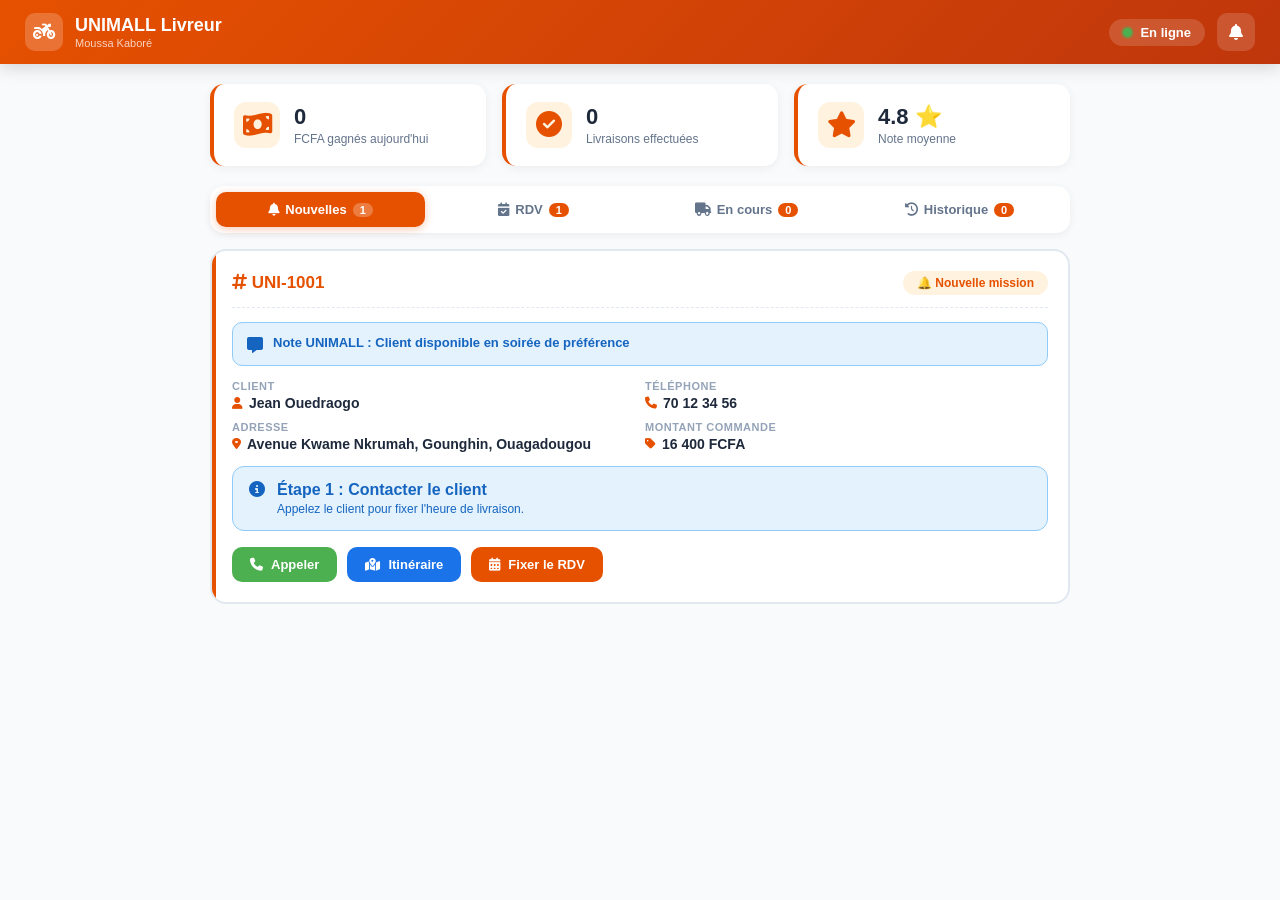
<file: Livreur.html>
<!DOCTYPE html>
<html lang="fr">
<head>
    <meta charset="UTF-8">
    <meta name="viewport" content="width=device-width, initial-scale=1.0">
    <title>UNIMALL Livreur — Interface livraison</title>
    <link rel="stylesheet" href="https://cdnjs.cloudflare.com/ajax/libs/font-awesome/6.4.0/css/all.min.css">
    <style>
        /* ============ STYLES COMPLETS (identiques) ============ */
        :root {
            --primary: #E65100;
            --primary-dark: #BF360C;
            --primary-light: #FF8A65;
            --secondary: #2E7D32;
            --success: #388E3C;
            --success-soft: #E8F5E9;
            --warning: #F57C00;
            --warning-soft: #FFF3E0;
            --danger: #D32F2F;
            --danger-soft: #FFEBEE;
            --info: #1565C0;
            --info-soft: #E3F2FD;
            --dark: #1E293B;
            --ink-2: #334155;
            --ink-3: #64748B;
            --ink-4: #94A3B8;
            --surface: #F8FAFC;
            --line: #E2E8F0;
            --white: #FFFFFF;
        }

        * { margin: 0; padding: 0; box-sizing: border-box; }

        body {
            font-family: 'Segoe UI', Arial, sans-serif;
            background: var(--surface);
            color: var(--dark);
            min-height: 100vh;
        }

        /* ============ EN-TÊTE ============ */
        .header {
            background: linear-gradient(135deg, var(--primary), var(--primary-dark));
            color: white;
            padding: 0 25px;
            height: 64px;
            position: sticky;
            top: 0;
            z-index: 100;
            box-shadow: 0 4px 16px rgba(0,0,0,0.15);
            display: flex;
            align-items: center;
            justify-content: space-between;
        }

        .logo { display: flex; align-items: center; gap: 12px; }
        .logo-icon {
            width: 38px; height: 38px;
            background: rgba(255,255,255,0.2);
            border-radius: 10px;
            display: flex; align-items: center; justify-content: center;
            font-size: 18px;
        }
        .logo h1 { font-size: 18px; font-weight: 800; }
        .logo span { font-size: 11px; opacity: 0.75; display: block; margin-top: 1px; }

        .header-right { display: flex; align-items: center; gap: 12px; }

        .livreur-name-header {
            font-weight: 700;
            font-size: 14px;
        }

        .status-toggle {
            display: flex; align-items: center; gap: 8px;
            background: rgba(255,255,255,0.15);
            padding: 6px 14px; border-radius: 30px;
            cursor: pointer; border: none; color: white;
            font-size: 13px; font-weight: 600;
            transition: background 0.2s;
        }
        .status-toggle:hover { background: rgba(255,255,255,0.25); }

        .status-dot {
            width: 9px; height: 9px; border-radius: 50%;
            background: #4CAF50;
            box-shadow: 0 0 0 2px rgba(76,175,80,0.4);
            animation: pulse 2s infinite;
        }
        .status-dot.offline { background: #9e9e9e; animation: none; box-shadow: none; }

        @keyframes pulse {
            0% { box-shadow: 0 0 0 0 rgba(76,175,80,0.7); }
            70% { box-shadow: 0 0 0 8px rgba(76,175,80,0); }
            100% { box-shadow: 0 0 0 0 rgba(76,175,80,0); }
        }

        .notif-btn {
            position: relative; cursor: pointer;
            background: rgba(255,255,255,0.15);
            width: 38px; height: 38px; border-radius: 10px;
            border: none; color: white; font-size: 16px;
            display: flex; align-items: center; justify-content: center;
        }
        .notif-btn:hover { background: rgba(255,255,255,0.25); }

        .notif-badge {
            position: absolute; top: -5px; right: -5px;
            background: var(--danger); color: white;
            font-size: 10px; font-weight: 700;
            width: 18px; height: 18px; border-radius: 50%;
            display: flex; align-items: center; justify-content: center;
        }
        .notif-badge.hidden { display: none; }

        /* ============ KPI STATS ============ */
        .stats-grid {
            display: grid;
            grid-template-columns: repeat(3, 1fr);
            gap: 16px;
            max-width: 900px;
            margin: 20px auto;
            padding: 0 20px;
        }

        .stat-card {
            background: var(--white);
            padding: 18px 20px;
            border-radius: 14px;
            box-shadow: 0 2px 10px rgba(0,0,0,0.06);
            display: flex; align-items: center; gap: 14px;
            border-left: 4px solid var(--primary);
        }

        .stat-icon {
            font-size: 26px; color: var(--primary);
            background: #FFF3E0; width: 46px; height: 46px;
            border-radius: 12px; display: flex; align-items: center; justify-content: center;
        }

        .stat-info h3 { font-size: 22px; font-weight: 800; color: var(--dark); }
        .stat-info p { color: var(--ink-3); font-size: 12px; margin-top: 2px; }

        /* ============ TABS ============ */
        .tabs-container {
            max-width: 900px; margin: 0 auto 0;
            padding: 0 20px;
        }

        .tabs {
            display: flex; gap: 4px;
            background: var(--white);
            padding: 6px; border-radius: 14px;
            box-shadow: 0 2px 8px rgba(0,0,0,0.06);
        }

        .tab-btn {
            flex: 1; padding: 10px 8px;
            border: none; background: transparent;
            border-radius: 10px; cursor: pointer;
            font-size: 13px; font-weight: 600;
            color: var(--ink-3); transition: all 0.2s;
            display: flex; align-items: center; justify-content: center; gap: 6px;
        }

        .tab-btn.active {
            background: var(--primary);
            color: white;
            box-shadow: 0 2px 8px rgba(230,81,0,0.3);
        }

        .tab-count {
            background: rgba(255,255,255,0.25); color: white;
            font-size: 11px; font-weight: 700;
            padding: 1px 6px; border-radius: 10px;
            min-width: 20px; text-align: center;
        }

        .tab-btn:not(.active) .tab-count {
            background: var(--primary);
            color: white;
        }

        /* ============ CONTENU PRINCIPAL ============ */
        .main-container {
            max-width: 900px; margin: 16px auto;
            padding: 0 20px 80px;
        }

        .tab-content { display: none; }
        .tab-content.active { display: block; animation: fadeIn 0.3s ease; }

        @keyframes fadeIn { from { opacity: 0; transform: translateY(8px); } to { opacity: 1; transform: translateY(0); } }

        /* ============ CARTES COMMANDES ============ */
        .order-card {
            background: var(--white);
            border: 2px solid var(--line);
            border-radius: 16px; padding: 20px;
            margin-bottom: 16px;
            transition: all 0.25s;
            position: relative; overflow: hidden;
        }

        .order-card::before {
            content: '';
            position: absolute; left: 0; top: 0; bottom: 0;
            width: 4px;
            background: var(--primary);
        }

        .order-card.rdv::before { background: var(--info); }
        .order-card.in-progress::before { background: var(--warning); }
        .order-card.completed::before { background: var(--success); }

        .order-card:hover { border-color: var(--primary); box-shadow: 0 8px 24px rgba(0,0,0,0.1); }

        .order-header {
            display: flex; justify-content: space-between;
            align-items: center; margin-bottom: 14px;
            padding-bottom: 12px; border-bottom: 1px dashed var(--line);
        }

        .order-id { font-size: 17px; font-weight: 800; color: var(--primary); }

        .status-badge {
            padding: 5px 14px; border-radius: 30px;
            font-size: 12px; font-weight: 700;
        }
        .badge-new { background: #FFF3E0; color: var(--primary); }
        .badge-rdv { background: var(--info-soft); color: var(--info); }
        .badge-progress { background: var(--warning-soft); color: var(--warning); }
        .badge-completed { background: var(--success-soft); color: var(--success); }

        .info-grid {
            display: grid; grid-template-columns: 1fr 1fr;
            gap: 10px; margin-bottom: 14px;
        }

        .info-item {}
        .info-label { font-size: 11px; font-weight: 700; color: var(--ink-4); text-transform: uppercase; letter-spacing: 0.5px; margin-bottom: 3px; }
        .info-value { font-size: 14px; font-weight: 600; color: var(--dark); display: flex; align-items: center; gap: 6px; }
        .info-value i { color: var(--primary); font-size: 12px; }

        .products-list {
            background: var(--surface); border-radius: 10px;
            padding: 12px 14px; margin-bottom: 14px;
            font-size: 13px; color: var(--ink-2);
        }
        .products-list-title { font-weight: 700; font-size: 12px; color: var(--ink-4); text-transform: uppercase; margin-bottom: 8px; }
        .product-item { display: flex; justify-content: space-between; padding: 3px 0; border-bottom: 1px solid var(--line); }
        .product-item:last-child { border-bottom: none; }
        .product-total { display: flex; justify-content: space-between; margin-top: 8px; font-weight: 700; font-size: 14px; color: var(--dark); padding-top: 6px; border-top: 2px solid var(--line); }

        /* ============ TIMELINE ÉTAPES ============ */
        .timeline {
            display: flex; gap: 0;
            margin-bottom: 16px;
            overflow-x: auto;
        }

        .timeline-step {
            flex: 1; text-align: center;
            position: relative; min-width: 80px;
        }

        .timeline-step::after {
            content: '';
            position: absolute; top: 13px; left: 50%;
            width: 100%; height: 2px;
            background: var(--line); z-index: 0;
        }

        .timeline-step:last-child::after { display: none; }

        .step-circle {
            width: 28px; height: 28px; border-radius: 50%;
            background: var(--line); color: var(--ink-4);
            display: flex; align-items: center; justify-content: center;
            font-size: 12px; font-weight: 700;
            margin: 0 auto 6px; position: relative; z-index: 1;
            border: 2px solid var(--line);
        }

        .step-circle.done { background: var(--success); color: white; border-color: var(--success); }
        .step-circle.current { background: var(--primary); color: white; border-color: var(--primary); animation: pulseBorder 1.5s infinite; }

        @keyframes pulseBorder {
            0% { box-shadow: 0 0 0 0 rgba(230,81,0,0.4); }
            70% { box-shadow: 0 0 0 6px rgba(230,81,0,0); }
            100% { box-shadow: 0 0 0 0 rgba(230,81,0,0); }
        }

        .step-label { font-size: 10px; color: var(--ink-4); font-weight: 600; line-height: 1.2; }
        .step-label.done { color: var(--success); }
        .step-label.current { color: var(--primary); font-weight: 700; }

        /* ============ BOUTONS ============ */
        .action-btns {
            display: flex; gap: 10px; flex-wrap: wrap;
        }

        .btn {
            padding: 10px 18px; border: none; border-radius: 10px;
            font-size: 13px; font-weight: 700; cursor: pointer;
            display: flex; align-items: center; gap: 8px;
            transition: all 0.2s; text-decoration: none;
        }

        .btn-primary { background: var(--primary); color: white; }
        .btn-primary:hover { background: var(--primary-dark); transform: translateY(-1px); box-shadow: 0 4px 12px rgba(230,81,0,0.3); }

        .btn-success { background: var(--success); color: white; }
        .btn-success:hover { background: #2E7D32; transform: translateY(-1px); }

        .btn-info { background: var(--info); color: white; }
        .btn-info:hover { background: #0D47A1; }

        .btn-outline {
            background: transparent; color: var(--ink-2);
            border: 2px solid var(--line);
        }
        .btn-outline:hover { border-color: var(--primary); color: var(--primary); }

        .btn-maps { background: #1A73E8; color: white; }
        .btn-maps:hover { background: #1557B0; }

        .btn-call { background: #4CAF50; color: white; }
        .btn-call:hover { background: #388E3C; }

        .btn-danger { background: var(--danger); color: white; }
        .btn-warning { background: var(--warning); color: white; }

        /* ============ INSTRUCTIONS ADMIN ============ */
        .admin-instruction {
            background: var(--info-soft); border: 1px solid #90CAF9;
            border-radius: 10px; padding: 12px 14px; margin-bottom: 14px;
            display: flex; gap: 10px; align-items: flex-start;
        }
        .admin-instruction i { color: var(--info); margin-top: 2px; flex-shrink: 0; }
        .admin-instruction p { font-size: 13px; color: var(--info); font-weight: 600; }

        /* ============ EMPTY STATE ============ */
        .empty-state {
            text-align: center; padding: 50px 20px;
            color: var(--ink-4);
        }
        .empty-state i { font-size: 48px; margin-bottom: 14px; display: block; opacity: 0.4; }
        .empty-state h3 { font-size: 16px; color: var(--ink-3); margin-bottom: 6px; }
        .empty-state p { font-size: 13px; }

        /* ============ MODALS ============ */
        .modal-overlay {
            position: fixed; inset: 0;
            background: rgba(0,0,0,0.5); backdrop-filter: blur(3px);
            z-index: 1000; display: none; align-items: center; justify-content: center;
            padding: 20px;
        }
        .modal-overlay.active { display: flex; }

        .modal-box {
            background: white; border-radius: 20px;
            padding: 28px; max-width: 480px; width: 100%;
            box-shadow: 0 20px 60px rgba(0,0,0,0.2);
            animation: modalIn 0.3s ease;
        }

        @keyframes modalIn { from { opacity: 0; transform: scale(0.9); } to { opacity: 1; transform: scale(1); } }

        .modal-title {
            font-size: 18px; font-weight: 800; color: var(--dark);
            display: flex; align-items: center; gap: 10px; margin-bottom: 20px;
        }
        .modal-title i { color: var(--primary); }

        .form-group { margin-bottom: 16px; }
        .form-group label { display: block; font-size: 13px; font-weight: 700; color: var(--ink-2); margin-bottom: 6px; }
        .form-group input, .form-group select, .form-group textarea {
            width: 100%; padding: 10px 14px;
            border: 2px solid var(--line); border-radius: 10px;
            font-size: 14px; font-family: inherit;
            transition: border-color 0.2s;
        }
        .form-group input:focus, .form-group select:focus, .form-group textarea:focus {
            outline: none; border-color: var(--primary);
        }

        .modal-footer {
            display: flex; gap: 10px; justify-content: flex-end; margin-top: 20px;
        }

        /* ============ ALERT BOX ============ */
        .alert-box {
            border-radius: 12px; padding: 14px 16px;
            display: flex; gap: 12px; align-items: flex-start;
            margin-bottom: 16px;
        }
        .alert-box.success { background: var(--success-soft); border: 1px solid #A5D6A7; color: var(--success); }
        .alert-box.warning { background: var(--warning-soft); border: 1px solid #FFB74D; color: var(--warning); }
        .alert-box.danger { background: var(--danger-soft); border: 1px solid #EF9A9A; color: var(--danger); }
        .alert-box.info { background: var(--info-soft); border: 1px solid #90CAF9; color: var(--info); }

        /* ============ NOTIFICATIONS PANEL ============ */
        .notif-panel {
            position: fixed; top: 64px; right: 16px;
            width: 340px; background: white;
            border-radius: 16px; box-shadow: 0 8px 32px rgba(0,0,0,0.15);
            z-index: 200; display: none; overflow: hidden;
            border: 1px solid var(--line);
        }
        .notif-panel.show { display: block; animation: slideDown 0.2s ease; }
        @keyframes slideDown { from { opacity: 0; transform: translateY(-10px); } to { opacity: 1; transform: translateY(0); } }

        .notif-panel-header {
            background: linear-gradient(135deg, var(--primary), var(--primary-dark));
            color: white; padding: 14px 18px;
            display: flex; justify-content: space-between; align-items: center;
        }
        .notif-panel-header h3 { font-size: 15px; font-weight: 700; }

        .notif-item {
            padding: 14px 18px; border-bottom: 1px solid var(--surface);
            cursor: pointer; transition: background 0.15s;
        }
        .notif-item:hover { background: var(--surface); }
        .notif-item.unread { background: #FFF8F5; border-left: 3px solid var(--primary); }
        .notif-item .notif-msg { font-size: 13px; font-weight: 600; color: var(--dark); margin-bottom: 4px; }
        .notif-item .notif-time { font-size: 11px; color: var(--ink-4); }

        /* ============ TOAST NOTIFICATIONS ============ */
        .toast-wrap {
            position: fixed; bottom: 24px; left: 50%;
            transform: translateX(-50%); z-index: 2000;
            display: flex; flex-direction: column; align-items: center; gap: 8px;
        }

        .toast {
            padding: 12px 24px; border-radius: 12px;
            color: white; font-size: 14px; font-weight: 600;
            box-shadow: 0 4px 16px rgba(0,0,0,0.2);
            animation: toastIn 0.3s ease;
            display: flex; align-items: center; gap: 10px;
            max-width: 360px;
        }

        .toast.success { background: var(--success); }
        .toast.error { background: var(--danger); }
        .toast.info { background: var(--info); }
        .toast.warning { background: var(--warning); }

        @keyframes toastIn { from { opacity: 0; transform: translateY(20px); } to { opacity: 1; transform: translateY(0); } }

        /* ============ BADGE FRAIS ============ */
        .frais-badge {
            background: linear-gradient(135deg, var(--success), #2E7D32);
            color: white; border-radius: 10px; padding: 12px 16px;
            display: flex; align-items: center; gap: 12px; margin-bottom: 14px;
        }
        .frais-badge i { font-size: 24px; }
        .frais-badge div { flex: 1; }
        .frais-badge strong { font-size: 20px; display: block; }
        .frais-badge span { font-size: 12px; opacity: 0.85; }

        /* ============ RESPONSIVE ============ */
        @media (max-width: 600px) {
            .stats-grid { grid-template-columns: 1fr; }
            .info-grid { grid-template-columns: 1fr; }
            .tab-btn span { display: none; }
            .action-btns { flex-direction: column; }
            .btn { justify-content: center; }
        }
    </style>
</head>
<body>

<!-- EN-TÊTE -->
<header class="header">
    <div class="logo">
        <div class="logo-icon"><i class="fas fa-motorcycle"></i></div>
        <div>
            <h1>UNIMALL Livreur</h1>
            <span id="livreurNameHeader">Ali Kaboré</span>
        </div>
    </div>
    <div class="header-right">
        <button class="status-toggle" onclick="toggleStatus()" id="statusToggle">
            <div class="status-dot" id="statusDot"></div>
            <span id="statusText">En ligne</span>
        </button>
        <button class="notif-btn" onclick="toggleNotifPanel()">
            <i class="fas fa-bell"></i>
            <span class="notif-badge hidden" id="notifCount">0</span>
        </button>
    </div>
</header>

<!-- STATISTIQUES -->
<div class="stats-grid">
    <div class="stat-card">
        <div class="stat-icon"><i class="fas fa-money-bill-wave"></i></div>
        <div class="stat-info">
            <h3 id="todayEarnings">0</h3>
            <p>FCFA gagnés aujourd'hui</p>
        </div>
    </div>
    <div class="stat-card">
        <div class="stat-icon"><i class="fas fa-check-circle"></i></div>
        <div class="stat-info">
            <h3 id="todayDeliveries">0</h3>
            <p>Livraisons effectuées</p>
        </div>
    </div>
    <div class="stat-card">
        <div class="stat-icon"><i class="fas fa-star"></i></div>
        <div class="stat-info">
            <h3 id="rating">4.8 ⭐</h3>
            <p>Note moyenne</p>
        </div>
    </div>
</div>

<!-- ONGLETS -->
<div class="tabs-container">
    <div class="tabs">
        <button class="tab-btn active" onclick="switchTab('nouvelles')">
            <i class="fas fa-bell"></i>
            <span>Nouvelles</span>
            <span class="tab-count" id="tab-count-nouvelles">0</span>
        </button>
        <button class="tab-btn" onclick="switchTab('rdv')">
            <i class="fas fa-calendar-check"></i>
            <span>RDV</span>
            <span class="tab-count" id="tab-count-rdv">0</span>
        </button>
        <button class="tab-btn" onclick="switchTab('encours')">
            <i class="fas fa-truck"></i>
            <span>En cours</span>
            <span class="tab-count" id="tab-count-encours">0</span>
        </button>
        <button class="tab-btn" onclick="switchTab('historique')">
            <i class="fas fa-history"></i>
            <span>Historique</span>
            <span class="tab-count" id="tab-count-historique">0</span>
        </button>
    </div>
</div>

<!-- CONTENU PRINCIPAL -->
<div class="main-container">

    <!-- Nouvelles missions -->
    <div class="tab-content active" id="tab-nouvelles">
        <div id="nouvellesOrdersList"></div>
    </div>

    <!-- RDV confirmés -->
    <div class="tab-content" id="tab-rdv">
        <div id="rdvOrdersList"></div>
    </div>

    <!-- En cours -->
    <div class="tab-content" id="tab-encours">
        <div id="encoursOrdersList"></div>
    </div>

    <!-- Historique -->
    <div class="tab-content" id="tab-historique">
        <div id="historiqueList"></div>
    </div>

</div>

<!-- PANEL NOTIFICATIONS -->
<div class="notif-panel" id="notifPanel">
    <div class="notif-panel-header">
        <h3><i class="fas fa-bell"></i> Notifications</h3>
        <button onclick="marquerToutLu()" style="background:rgba(255,255,255,0.2);border:none;color:white;padding:4px 10px;border-radius:8px;cursor:pointer;font-size:12px;">Tout lu</button>
    </div>
    <div id="notifsList" style="max-height:400px;overflow-y:auto;"></div>
</div>

<!-- MODAL RDV -->
<div class="modal-overlay" id="modalRdv">
    <div class="modal-box">
        <div class="modal-title"><i class="fas fa-calendar-alt"></i> Fixer un rendez-vous</div>
        <div id="rdvModalContent"></div>
        <div class="modal-footer">
            <button class="btn btn-outline" onclick="closeModal('modalRdv')">Annuler</button>
            <button class="btn btn-primary" onclick="confirmerRdv()"><i class="fas fa-check"></i> Confirmer le RDV</button>
        </div>
    </div>
</div>

<!-- MODAL RÉCUPÉRATION COLIS -->
<div class="modal-overlay" id="modalColis">
    <div class="modal-box">
        <div class="modal-title"><i class="fas fa-box-open"></i> Récupération du colis</div>
        <div id="colisModalContent"></div>
        <div class="modal-footer">
            <button class="btn btn-outline" onclick="closeModal('modalColis')">Annuler</button>
            <button class="btn btn-success" onclick="confirmerRecuperation()"><i class="fas fa-check-circle"></i> Colis récupéré, je pars livrer</button>
        </div>
    </div>
</div>

<!-- MODAL VÉRIFICATION PAIEMENT -->
<div class="modal-overlay" id="modalPaiement">
    <div class="modal-box">
        <div class="modal-title"><i class="fas fa-shield-alt"></i> Vérification du dépôt</div>
        <div id="paiementModalContent"></div>
        <div class="modal-footer">
            <button class="btn btn-outline" onclick="closeModal('modalPaiement')">Retour</button>
            <button class="btn btn-success" id="btnConfirmPaiement" onclick="confirmerPaiementFinal()"><i class="fas fa-check-circle"></i> Dépôt confirmé — Encaisser mes frais</button>
        </div>
    </div>
</div>

<!-- TOAST WRAPPER -->
<div class="toast-wrap" id="toastWrap"></div>

<script>
// ============================================
// DONNÉES DU LIVREUR CONNECTÉ
// ============================================
const currentLivreur = {
    id: 'LIV-01',
    nom: 'Moussa Kaboré',
    telephone: '70 11 22 33',
    gainsJour: 0,
    livraisonsJour: 0,
    enLigne: true
};

let activeOrderId = null;

// ============================================
// SYNCHRONISATION LOCALSTORAGE
// ============================================
function getSharedOrders() {
    try {
        const stored = localStorage.getItem('unimall_orders');
        return stored ? JSON.parse(stored) : [];
    } catch { return []; }
}

function setSharedOrders(ordersArr) {
    try {
        localStorage.setItem('unimall_orders', JSON.stringify(ordersArr));
    } catch {}
}

function getSharedNotifs() {
    try {
        const stored = localStorage.getItem('unimall_notifs_livreur');
        return stored ? JSON.parse(stored) : [];
    } catch { return []; }
}

function setSharedNotifs(notifs) {
    try {
        localStorage.setItem('unimall_notifs_livreur', JSON.stringify(notifs));
    } catch {}
}

function getMesCommandes() {
    const all = getSharedOrders();
    return all.filter(o => o.livreurId === currentLivreur.id || o.assignedTo === currentLivreur.id);
}

function updateOrderInStorage(orderId, updates) {
    const all = getSharedOrders();
    const idx = all.findIndex(o => o.id === orderId);
    if (idx !== -1) {
        all[idx] = { ...all[idx], ...updates };
        setSharedOrders(all);
    }
}

// ============================================
// UTILITAIRES
// ============================================
function formatPrice(price) {
    return parseInt(price).toString().replace(/\B(?=(\d{3})+(?!\d))/g, " ");
}

function showToast(msg, type = 'success') {
    const icons = { success: 'check-circle', error: 'times-circle', info: 'info-circle', warning: 'exclamation-triangle' };
    const toast = document.createElement('div');
    toast.className = `toast ${type}`;
    toast.innerHTML = `<i class="fas fa-${icons[type] || 'info-circle'}"></i> ${msg}`;
    document.getElementById('toastWrap').appendChild(toast);
    setTimeout(() => {
        toast.style.opacity = '0';
        toast.style.transition = 'opacity 0.3s';
        setTimeout(() => toast.remove(), 300);
    }, 3500);
}

// ============================================
// STATUT EN LIGNE / OFFLINE
// ============================================
function toggleStatus() {
    currentLivreur.enLigne = !currentLivreur.enLigne;
    document.getElementById('statusDot').classList.toggle('offline', !currentLivreur.enLigne);
    document.getElementById('statusText').textContent = currentLivreur.enLigne ? 'En ligne' : 'Hors ligne';
    showToast(currentLivreur.enLigne ? '✅ Vous êtes en ligne' : '⏸️ Vous êtes hors ligne', currentLivreur.enLigne ? 'success' : 'info');
}

// ============================================
// ONGLETS
// ============================================
function switchTab(tabName) {
    document.querySelectorAll('.tab-content').forEach(t => t.classList.remove('active'));
    document.querySelectorAll('.tab-btn').forEach(b => b.classList.remove('active'));
    document.getElementById('tab-' + tabName).classList.add('active');
    event.currentTarget.classList.add('active');
}

// ============================================
// CHARGEMENT DES COMMANDES
// ============================================
function loadAll() {
    const mesCommandes = getMesCommandes();

    const nouvelles = mesCommandes.filter(o => o.status === 'assigned');
    const rdvList = mesCommandes.filter(o => o.status === 'rdv_fixed');
    const encours = mesCommandes.filter(o => o.status === 'in_progress');
    const historique = mesCommandes.filter(o => o.status === 'completed' || o.status === 'livree');

    document.getElementById('tab-count-nouvelles').textContent = nouvelles.length;
    document.getElementById('tab-count-rdv').textContent = rdvList.length;
    document.getElementById('tab-count-encours').textContent = encours.length;
    document.getElementById('tab-count-historique').textContent = historique.length;

    renderNouvelles(nouvelles);
    renderRdv(rdvList);
    renderEncours(encours);
    renderHistorique(historique);

    loadNotifPanel();
    
    document.getElementById('todayEarnings').textContent = formatPrice(currentLivreur.gainsJour);
    document.getElementById('todayDeliveries').textContent = currentLivreur.livraisonsJour;
}

// ============================================
// FONCTION POUR OUVRIR LA LOCALISATION (AJOUTÉE)
// ============================================
function openMaps(adresse) {
    if (!adresse || adresse === 'À préciser' || adresse === '—') {
        showToast('Adresse non disponible', 'warning');
        return;
    }
    // Ouvre Google Maps avec l'adresse
    window.open(`https://www.google.com/maps/search/?api=1&query=${encodeURIComponent(adresse)}`, '_blank');
}

// ============================================
// RENDER — NOUVELLES MISSIONS
// ============================================
function renderNouvelles(orders) {
    const container = document.getElementById('nouvellesOrdersList');
    if (orders.length === 0) {
        container.innerHTML = `<div class="empty-state">
            <i class="fas fa-inbox"></i>
            <h3>Aucune nouvelle mission</h3>
            <p>Vous serez notifié dès qu'UNIMALL vous assigne une livraison</p>
        </div>`;
        return;
    }

    container.innerHTML = orders.map(o => `
        <div class="order-card" id="card-${o.id}">
            <div class="order-header">
                <span class="order-id"><i class="fas fa-hashtag"></i> ${o.id}</span>
                <span class="status-badge badge-new">🔔 Nouvelle mission</span>
            </div>

            ${o.instructions ? `<div class="admin-instruction"><i class="fas fa-comment-alt"></i><p>Note UNIMALL : ${o.instructions}</p></div>` : ''}

            <div class="info-grid">
                <div class="info-item">
                    <div class="info-label">Client</div>
                    <div class="info-value"><i class="fas fa-user"></i> ${o.client}</div>
                </div>
                <div class="info-item">
                    <div class="info-label">Téléphone</div>
                    <div class="info-value"><i class="fas fa-phone"></i> ${o.telephone || 'Non fourni'}</div>
                </div>
                <div class="info-item">
                    <div class="info-label">Adresse</div>
                    <div class="info-value"><i class="fas fa-map-marker-alt"></i> ${o.adresse || 'À préciser'}</div>
                </div>
                <div class="info-item">
                    <div class="info-label">Montant commande</div>
                    <div class="info-value"><i class="fas fa-tag"></i> ${formatPrice(o.amount)} FCFA</div>
                </div>
            </div>

            <div class="alert-box info">
                <i class="fas fa-info-circle"></i>
                <div>
                    <strong>Étape 1 : Contacter le client</strong>
                    <p style="font-size:12px;margin-top:3px;">Appelez le client pour fixer l'heure de livraison.</p>
                </div>
            </div>

            <div class="action-btns">
                <a href="tel:${(o.telephone || '').replace(/\s/g,'')}" class="btn btn-call"><i class="fas fa-phone"></i> Appeler</a>
                <button class="btn btn-maps" onclick="openMaps('${o.adresse || ''}')"><i class="fas fa-map-marked-alt"></i> Itinéraire</button>
                <button class="btn btn-primary" onclick="openRdvModal('${o.id}')"><i class="fas fa-calendar-alt"></i> Fixer le RDV</button>
            </div>
        </div>
    `).join('');
}

// ============================================
// RENDER — RDV FIXÉS
// ============================================
function renderRdv(orders) {
    const container = document.getElementById('rdvOrdersList');
    if (orders.length === 0) {
        container.innerHTML = `<div class="empty-state">
            <i class="fas fa-calendar-times"></i>
            <h3>Aucun RDV en attente</h3>
            <p>Les RDV confirmés apparaîtront ici</p>
        </div>`;
        return;
    }

    container.innerHTML = orders.map(o => `
        <div class="order-card rdv" id="card-${o.id}">
            <div class="order-header">
                <span class="order-id"><i class="fas fa-hashtag"></i> ${o.id}</span>
                <span class="status-badge badge-rdv">📅 RDV fixé — ${o.rdvHeure || ''}</span>
            </div>

            <div class="info-grid">
                <div class="info-item">
                    <div class="info-label">Client</div>
                    <div class="info-value"><i class="fas fa-user"></i> ${o.client}</div>
                </div>
                <div class="info-item">
                    <div class="info-label">RDV prévu</div>
                    <div class="info-value"><i class="fas fa-clock"></i> <strong style="color:var(--info)">${o.rdvHeure || 'À définir'}</strong></div>
                </div>
                <div class="info-item">
                    <div class="info-label">Adresse</div>
                    <div class="info-value"><i class="fas fa-map-marker-alt"></i> ${o.adresse || '—'}</div>
                </div>
                <div class="info-item">
                    <div class="info-label">Téléphone</div>
                    <div class="info-value"><i class="fas fa-phone"></i> ${o.telephone || '—'}</div>
                </div>
            </div>

            <!-- TIMELINE -->
            <div class="timeline">
                <div class="timeline-step">
                    <div class="step-circle done"><i class="fas fa-check"></i></div>
                    <div class="step-label done">Mission reçue</div>
                </div>
                <div class="timeline-step">
                    <div class="step-circle done"><i class="fas fa-check"></i></div>
                    <div class="step-label done">RDV fixé</div>
                </div>
                <div class="timeline-step">
                    <div class="step-circle current">3</div>
                    <div class="step-label current">Récupérer colis</div>
                </div>
                <div class="timeline-step">
                    <div class="step-circle">4</div>
                    <div class="step-label">Livrer</div>
                </div>
                <div class="timeline-step">
                    <div class="step-circle">5</div>
                    <div class="step-label">Vérifier dépôt</div>
                </div>
            </div>

            <div class="alert-box warning">
                <i class="fas fa-box-open"></i>
                <div>
                    <strong>Étape 2 : Récupérer le colis à UNIMALL</strong>
                    <p style="font-size:12px;margin-top:3px;">Rendez-vous au magasin pour récupérer la commande <strong>${o.id}</strong> au nom de ${o.client}.</p>
                </div>
            </div>

            <div class="action-btns">
                <a href="tel:${(o.telephone || '').replace(/\s/g,'')}" class="btn btn-call"><i class="fas fa-phone"></i> Rappeler</a>
                <button class="btn btn-maps" onclick="openMaps('${o.adresse || ''}')"><i class="fas fa-map-marked-alt"></i> Itinéraire</button>
                <button class="btn btn-primary" onclick="openColisModal('${o.id}')"><i class="fas fa-box-open"></i> Colis récupéré à UNIMALL</button>
            </div>
        </div>
    `).join('');
}

// ============================================
// RENDER — EN COURS
// ============================================
function renderEncours(orders) {
    const container = document.getElementById('encoursOrdersList');
    if (orders.length === 0) {
        container.innerHTML = `<div class="empty-state">
            <i class="fas fa-truck"></i>
            <h3>Aucune livraison en cours</h3>
        </div>`;
        return;
    }

    container.innerHTML = orders.map(o => `
        <div class="order-card in-progress" id="card-${o.id}">
            <div class="order-header">
                <span class="order-id"><i class="fas fa-hashtag"></i> ${o.id}</span>
                <span class="status-badge badge-progress">🚴 En route</span>
            </div>

            <div class="info-grid">
                <div class="info-item">
                    <div class="info-label">Client</div>
                    <div class="info-value"><i class="fas fa-user"></i> ${o.client}</div>
                </div>
                <div class="info-item">
                    <div class="info-label">RDV</div>
                    <div class="info-value"><i class="fas fa-clock"></i> ${o.rdvHeure || 'Maintenant'}</div>
                </div>
                <div class="info-item">
                    <div class="info-label">Adresse livraison</div>
                    <div class="info-value"><i class="fas fa-map-marker-alt"></i> ${o.adresse || '—'}</div>
                </div>
                <div class="info-item">
                    <div class="info-label">Montant à vérifier</div>
                    <div class="info-value"><i class="fas fa-money-bill-wave"></i> <strong style="color:var(--success)">${formatPrice(o.amount)} FCFA</strong></div>
                </div>
            </div>

            <!-- TIMELINE -->
            <div class="timeline">
                <div class="timeline-step">
                    <div class="step-circle done"><i class="fas fa-check"></i></div>
                    <div class="step-label done">Mission</div>
                </div>
                <div class="timeline-step">
                    <div class="step-circle done"><i class="fas fa-check"></i></div>
                    <div class="step-label done">RDV fixé</div>
                </div>
                <div class="timeline-step">
                    <div class="step-circle done"><i class="fas fa-check"></i></div>
                    <div class="step-label done">Colis récupéré</div>
                </div>
                <div class="timeline-step">
                    <div class="step-circle current"><i class="fas fa-truck"></i></div>
                    <div class="step-label current">En livraison</div>
                </div>
                <div class="timeline-step">
                    <div class="step-circle">5</div>
                    <div class="step-label">Vérifier dépôt</div>
                </div>
            </div>

            ${o.fraisLivraison ? `
            <div class="frais-badge">
                <i class="fas fa-money-bill-wave"></i>
                <div>
                    <strong>${formatPrice(o.fraisLivraison)} FCFA</strong>
                    <span>Vos frais de livraison à encaisser</span>
                </div>
            </div>` : ''}

            <div class="alert-box info">
                <i class="fas fa-shield-alt"></i>
                <div>
                    <strong>Étape 4 : Vérifier le dépôt d'UNIMALL</strong>
                    <p style="font-size:12px;margin-top:3px;">Avant de remettre le colis, vérifiez que le client a bien effectué le dépôt de <strong>${formatPrice(o.amount)} FCFA</strong> à UNIMALL (Orange Money / Moov Money / Airtel Money).</p>
                </div>
            </div>

            <div class="action-btns">
                <button class="btn btn-maps" onclick="openMaps('${o.adresse || ''}')"><i class="fas fa-map-marked-alt"></i> Itinéraire</button>
                <a href="tel:${(o.telephone || '').replace(/\s/g,'')}" class="btn btn-call"><i class="fas fa-phone"></i> Appeler</a>
                <button class="btn btn-success" onclick="openPaiementModal('${o.id}')"><i class="fas fa-shield-alt"></i> Vérifier le dépôt & Encaisser</button>
            </div>
        </div>
    `).join('');
}

// ============================================
// RENDER — HISTORIQUE
// ============================================
function renderHistorique(orders) {
    const container = document.getElementById('historiqueList');
    if (orders.length === 0) {
        container.innerHTML = `<div class="empty-state">
            <i class="fas fa-history"></i>
            <h3>Aucune livraison terminée</h3>
        </div>`;
        return;
    }

    container.innerHTML = orders.map(o => `
        <div class="order-card completed">
            <div class="order-header">
                <span class="order-id"><i class="fas fa-hashtag"></i> ${o.id}</span>
                <span class="status-badge badge-completed">✅ Terminée</span>
            </div>
            <div class="info-grid">
                <div class="info-item">
                    <div class="info-label">Client</div>
                    <div class="info-value"><i class="fas fa-user"></i> ${o.client}</div>
                </div>
                <div class="info-item">
                    <div class="info-label">Frais encaissés</div>
                    <div class="info-value"><i class="fas fa-money-bill-wave" style="color:var(--success)"></i> <strong style="color:var(--success)">${formatPrice(o.fraisLivraison || 0)} FCFA</strong></div>
                </div>
                <div class="info-item">
                    <div class="info-label">Montant commande</div>
                    <div class="info-value">${formatPrice(o.amount)} FCFA</div>
                </div>
                <div class="info-item">
                    <div class="info-label">Adresse</div>
                    <div class="info-value"><i class="fas fa-map-marker-alt"></i> ${o.adresse || '—'}</div>
                </div>
            </div>
        </div>
    `).join('');
}

// ============================================
// MODAL — FIXER RDV
// ============================================
function openRdvModal(orderId) {
    activeOrderId = orderId;
    const all = getSharedOrders();
    const order = all.find(o => o.id === orderId);

    const now = new Date();
    now.setHours(now.getHours() + 1);
    const defaultTime = now.toTimeString().slice(0, 5);

    document.getElementById('rdvModalContent').innerHTML = `
        <div class="alert-box info" style="margin-bottom:16px;">
            <i class="fas fa-info-circle"></i>
            <div>
                <strong>Commande ${orderId}</strong>
                <p style="font-size:12px;">Client : ${order ? order.client : ''} | ${order ? formatPrice(order.amount) : 0} FCFA</p>
            </div>
        </div>
        <div class="form-group">
            <label><i class="fas fa-clock"></i> Heure de passage convenue avec le client</label>
            <input type="time" id="rdvTime" value="${defaultTime}">
        </div>
        <div class="form-group">
            <label><i class="fas fa-money-bill-wave"></i> Vos frais de livraison (FCFA)</label>
            <input type="number" id="fraisLivraison" placeholder="Ex: 2000" min="0" value="">
        </div>
        <p style="font-size:12px;color:var(--ink-4);margin-top:8px;">💡 Après confirmation, récupérez le colis à UNIMALL et livrez à l'heure convenue.</p>
    `;
    document.getElementById('modalRdv').classList.add('active');
}

function confirmerRdv() {
    const time = document.getElementById('rdvTime').value;
    const frais = parseInt(document.getElementById('fraisLivraison').value) || 0;

    if (!time) { showToast("Veuillez saisir l'heure de RDV", 'warning'); return; }
    if (frais <= 0) { showToast("Veuillez indiquer vos frais de livraison", 'warning'); return; }

    updateOrderInStorage(activeOrderId, {
        status: 'rdv_fixed',
        rdvHeure: time,
        fraisLivraison: frais
    });

    closeModal('modalRdv');
    showToast(`✅ RDV fixé à ${time} — Allez récupérer le colis à UNIMALL !`, 'success');
    loadAll();
    switchTab('rdv');
    document.querySelectorAll('.tab-btn')[1].classList.add('active');
    document.querySelectorAll('.tab-btn')[0].classList.remove('active');
}

// ============================================
// MODAL — RÉCUPÉRATION COLIS
// ============================================
function openColisModal(orderId) {
    activeOrderId = orderId;
    const all = getSharedOrders();
    const order = all.find(o => o.id === orderId);

    document.getElementById('colisModalContent').innerHTML = `
        <div class="alert-box warning" style="margin-bottom:16px;">
            <i class="fas fa-store"></i>
            <div>
                <strong>Vous êtes bien à UNIMALL ?</strong>
                <p style="font-size:12px;margin-top:3px;">ZAD, Avenue Tensoba, Ouagadougou</p>
            </div>
        </div>

        <div style="background:var(--surface);border-radius:12px;padding:14px;margin-bottom:14px;">
            <p style="font-weight:700;margin-bottom:8px;"><i class="fas fa-box" style="color:var(--primary)"></i> Commande ${orderId} — ${order ? order.client : ''}</p>
            ${order && order.amount ? `<p style="font-size:14px;">Montant : <strong>${formatPrice(order.amount)} FCFA</strong></p>` : ''}
            ${order && order.rdvHeure ? `<p style="font-size:13px;color:var(--ink-3);">RDV prévu : <strong>${order.rdvHeure}</strong></p>` : ''}
        </div>

        <div class="alert-box info">
            <i class="fas fa-clipboard-check"></i>
            <div>
                <p style="font-size:13px;"><strong>Vérifiez avant de partir :</strong></p>
                <ul style="font-size:12px;margin-top:6px;padding-left:16px;">
                    <li>✅ Colis au nom du bon client</li>
                    <li>✅ Contenu correspond à la commande</li>
                    <li>✅ Emballage intact</li>
                </ul>
            </div>
        </div>
    `;
    document.getElementById('modalColis').classList.add('active');
}

function confirmerRecuperation() {
    updateOrderInStorage(activeOrderId, { status: 'in_progress', colisRecupere: true });
    closeModal('modalColis');
    showToast('🚴 Colis récupéré ! En route pour la livraison.', 'success');
    loadAll();
    document.querySelectorAll('.tab-btn').forEach(b => b.classList.remove('active'));
    document.querySelectorAll('.tab-btn')[2].classList.add('active');
    document.querySelectorAll('.tab-content').forEach(t => t.classList.remove('active'));
    document.getElementById('tab-encours').classList.add('active');
}

// ============================================
// MODAL — VÉRIFICATION PAIEMENT / DÉPÔT
// ============================================
function openPaiementModal(orderId) {
    activeOrderId = orderId;
    const all = getSharedOrders();
    const order = all.find(o => o.id === orderId);

    document.getElementById('paiementModalContent').innerHTML = `
        <div class="alert-box warning" style="margin-bottom:16px;">
            <i class="fas fa-exclamation-triangle"></i>
            <div>
                <strong>Ne remettez le colis QUE si le dépôt est confirmé !</strong>
            </div>
        </div>

        <div style="background:var(--surface);border-radius:12px;padding:14px;margin-bottom:14px;">
            <p style="font-weight:700;font-size:15px;margin-bottom:8px;">Vérification pour ${order ? order.client : ''}</p>
            <p style="font-size:14px;">Montant à vérifier : <strong style="color:var(--success);font-size:16px;">${order ? formatPrice(order.amount) : 0} FCFA</strong></p>
        </div>

        <div class="alert-box info" style="margin-bottom:14px;">
            <i class="fas fa-mobile-alt"></i>
            <div>
                <p style="font-size:13px;font-weight:700;">Comment vérifier le dépôt :</p>
                <ul style="font-size:12px;margin-top:6px;padding-left:16px;">
                    <li>Demandez au client de vous montrer le SMS de confirmation du dépôt</li>
                    <li>Vérifiez le montant exact : <strong>${order ? formatPrice(order.amount) : 0} FCFA</strong></li>
                    <li>Vérifiez le numéro UNIMALL : <strong>57 36 66 66</strong></li>
                    <li>Vérifiez la date/heure récente du SMS</li>
                </ul>
            </div>
        </div>

        ${order && order.fraisLivraison ? `
        <div class="frais-badge">
            <i class="fas fa-hand-holding-usd"></i>
            <div>
                <strong>${formatPrice(order.fraisLivraison)} FCFA</strong>
                <span>Encaissez vos frais de livraison maintenant</span>
            </div>
        </div>` : ''}

        <div class="form-group">
            <label><i class="fas fa-check-square"></i> Confirmation</label>
            <select id="paiementConfirm">
                <option value="">-- Sélectionnez --</option>
                <option value="confirme">✅ Dépôt confirmé — Le client a bien payé à UNIMALL</option>
                <option value="probleme">⚠️ Problème — Le client n'a pas encore payé</option>
            </select>
        </div>
    `;
    document.getElementById('modalPaiement').classList.add('active');
}

function confirmerPaiementFinal() {
    const confirm = document.getElementById('paiementConfirm').value;

    if (!confirm) { showToast('Veuillez sélectionner une option', 'warning'); return; }

    if (confirm === 'probleme') {
        closeModal('modalPaiement');
        showToast('⚠️ Ne remettez pas le colis. Recontactez UNIMALL.', 'warning');
        return;
    }

    const all = getSharedOrders();
    const order = all.find(o => o.id === activeOrderId);
    const frais = order ? (order.fraisLivraison || 0) : 0;

    updateOrderInStorage(activeOrderId, {
        status: 'completed',
        paiementDepose: true,
        fraisPayes: true,
        dateLivraison: new Date().toISOString()
    });

    currentLivreur.gainsJour += frais;
    currentLivreur.livraisonsJour += 1;

    closeModal('modalPaiement');
    showToast(`🎉 Livraison terminée ! +${formatPrice(frais)} FCFA encaissés.`, 'success');

    setTimeout(() => {
        loadAll();
        document.querySelectorAll('.tab-btn').forEach(b => b.classList.remove('active'));
        document.querySelectorAll('.tab-btn')[3].classList.add('active');
        document.querySelectorAll('.tab-content').forEach(t => t.classList.remove('active'));
        document.getElementById('tab-historique').classList.add('active');
    }, 500);
}

// ============================================
// MODALS UTILS
// ============================================
function closeModal(modalId) {
    document.getElementById(modalId).classList.remove('active');
}

window.addEventListener('click', (e) => {
    ['modalRdv', 'modalColis', 'modalPaiement'].forEach(id => {
        const m = document.getElementById(id);
        if (e.target === m) m.classList.remove('active');
    });
});

// ============================================
// PANEL NOTIFICATIONS
// ============================================
function toggleNotifPanel() {
    document.getElementById('notifPanel').classList.toggle('show');
}

function loadNotifPanel() {
    const notifs = getSharedNotifs().filter(n => n.livreurId === currentLivreur.id);
    const unread = notifs.filter(n => !n.lue).length;

    const badge = document.getElementById('notifCount');
    badge.textContent = unread;
    badge.classList.toggle('hidden', unread === 0);

    if (notifs.length === 0) {
        document.getElementById('notifsList').innerHTML = `<div style="padding:20px;text-align:center;color:var(--ink-4);font-size:13px;">Aucune notification</div>`;
        return;
    }

    document.getElementById('notifsList').innerHTML = notifs.map(n => `
        <div class="notif-item ${n.lue ? '' : 'unread'}" onclick="marquerLu('${n.id}')">
            <div class="notif-msg">
                ${n.type === 'nouvelle_mission' ? '🔔 Nouvelle mission :' : '📢'} ${n.client || ''} — ${formatPrice(n.montant || 0)} FCFA
            </div>
            <div class="notif-time">${new Date(n.date).toLocaleString('fr-FR', {day:'2-digit',month:'2-digit',hour:'2-digit',minute:'2-digit'})}</div>
        </div>
    `).join('');
}

function marquerLu(notifId) {
    const notifs = getSharedNotifs();
    const n = notifs.find(x => x.id == notifId);
    if (n) { n.lue = true; setSharedNotifs(notifs); loadNotifPanel(); }
}

function marquerToutLu() {
    const notifs = getSharedNotifs().map(n => ({ ...n, lue: true }));
    setSharedNotifs(notifs);
    loadNotifPanel();
}

document.addEventListener('click', (e) => {
    const panel = document.getElementById('notifPanel');
    const btn = document.querySelector('.notif-btn');
    if (panel.classList.contains('show') && !panel.contains(e.target) && !btn.contains(e.target)) {
        panel.classList.remove('show');
    }
});

// ============================================
// DONNÉES DE DÉMO
// ============================================
function injectDemoDataIfEmpty() {
    const all = getSharedOrders();
    const mesCommandes = all.filter(o => o.livreurId === currentLivreur.id || o.assignedTo === currentLivreur.id);

    if (mesCommandes.length === 0) {
        const demo = [
            {
                id: 'UNI-1001',
                client: 'Jean Ouedraogo',
                amount: 16400,
                status: 'assigned',
                payment: 'cash',
                telephone: '70 12 34 56',
                adresse: 'Avenue Kwame Nkrumah, Gounghin, Ouagadougou',
                livreurId: currentLivreur.id,
                livreurNom: currentLivreur.nom,
                rdvHeure: null,
                colisRecupere: false,
                paiementDepose: false,
                fraisLivraison: 0,
                fraisPayes: false,
                instructions: 'Client disponible en soirée de préférence',
                dateCreation: new Date().toISOString()
            },
            {
                id: 'UNI-1002',
                client: 'Marie Kaboré',
                amount: 24500,
                status: 'rdv_fixed',
                payment: 'mobile',
                telephone: '76 54 32 10',
                adresse: 'Rue 15.34, Patte d\'Oie, Ouagadougou',
                livreurId: currentLivreur.id,
                livreurNom: currentLivreur.nom,
                rdvHeure: '17:30',
                colisRecupere: false,
                paiementDepose: false,
                fraisLivraison: 2000,
                fraisPayes: false,
                instructions: '',
                dateCreation: new Date(Date.now() - 3600000).toISOString()
            }
        ];

        const newAll = [...all, ...demo];
        setSharedOrders(newAll);
    }
}

// ============================================
// INITIALISATION
// ============================================
document.addEventListener('DOMContentLoaded', () => {
    document.getElementById('livreurNameHeader').textContent = currentLivreur.nom;
    injectDemoDataIfEmpty();
    loadAll();

    setInterval(() => {
        loadAll();
    }, 10000);
});
</script>
</body>
</html>
</file>
